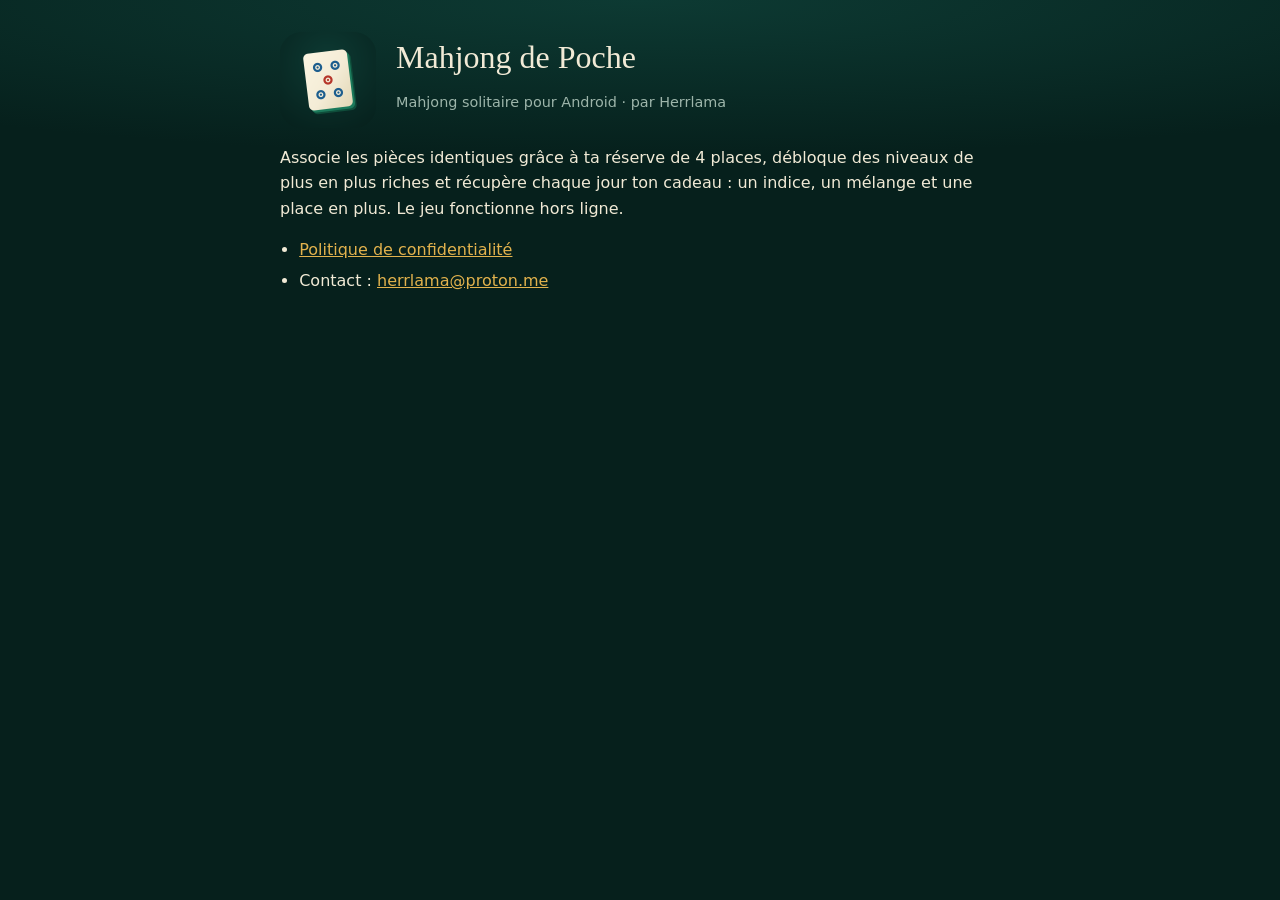
<file: index.html>
<!doctype html>
<html lang="fr">
<head>
<meta charset="utf-8">
<meta name="viewport" content="width=device-width,initial-scale=1">
<title>Mahjong de Poche</title>
<link rel="stylesheet" href="style.css">
</head>
<body>
<main>
<div class="hero">
  <img src="icon.png" alt="">
  <div>
    <h1>Mahjong de Poche</h1>
    <p class="meta">Mahjong solitaire pour Android · par Herrlama</p>
  </div>
</div>
<p>Associe les pièces identiques grâce à ta réserve de 4 places, débloque des niveaux de plus en plus riches et récupère chaque jour ton cadeau : un indice, un mélange et une place en plus. Le jeu fonctionne hors ligne.</p>
<ul>
  <li><a href="confidentialite.html">Politique de confidentialité</a></li>
  <li>Contact : <a href="mailto:herrlama@proton.me">herrlama@proton.me</a></li>
</ul>
</main>
</body>
</html>
</file>
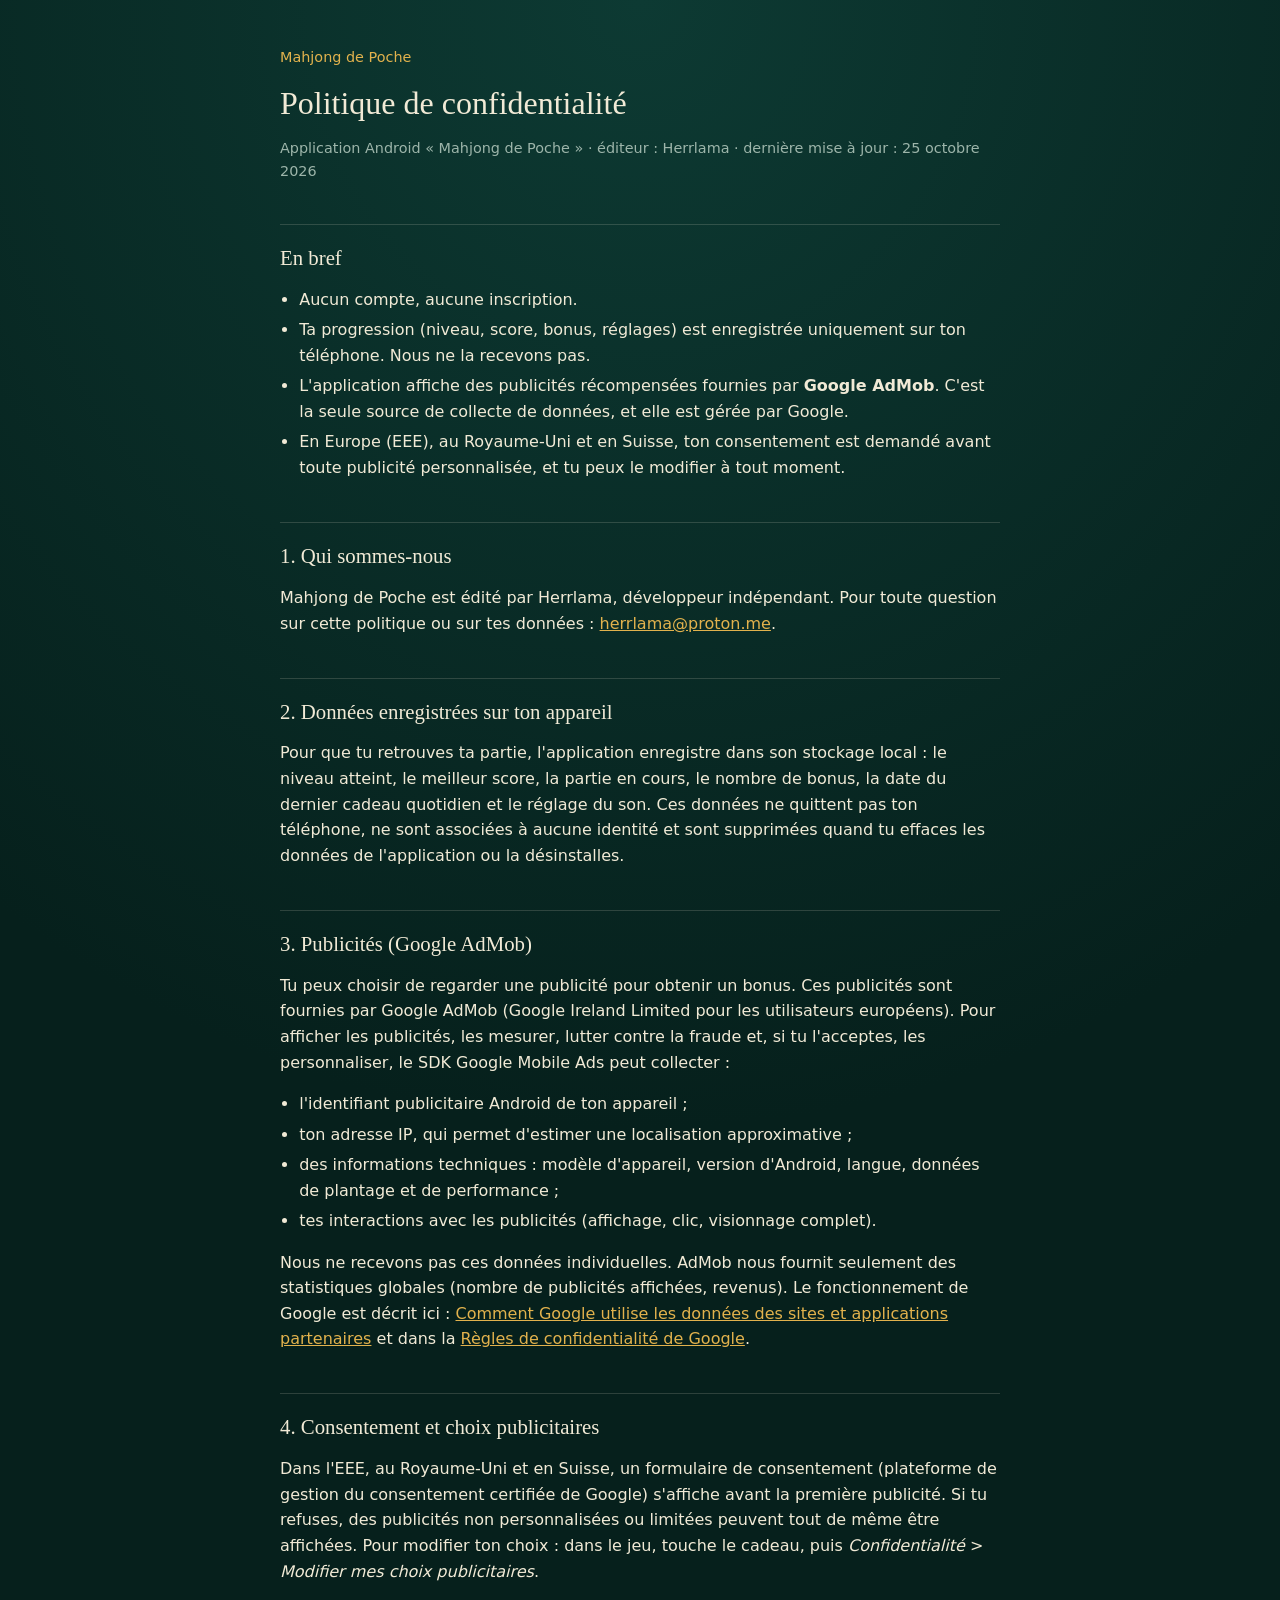
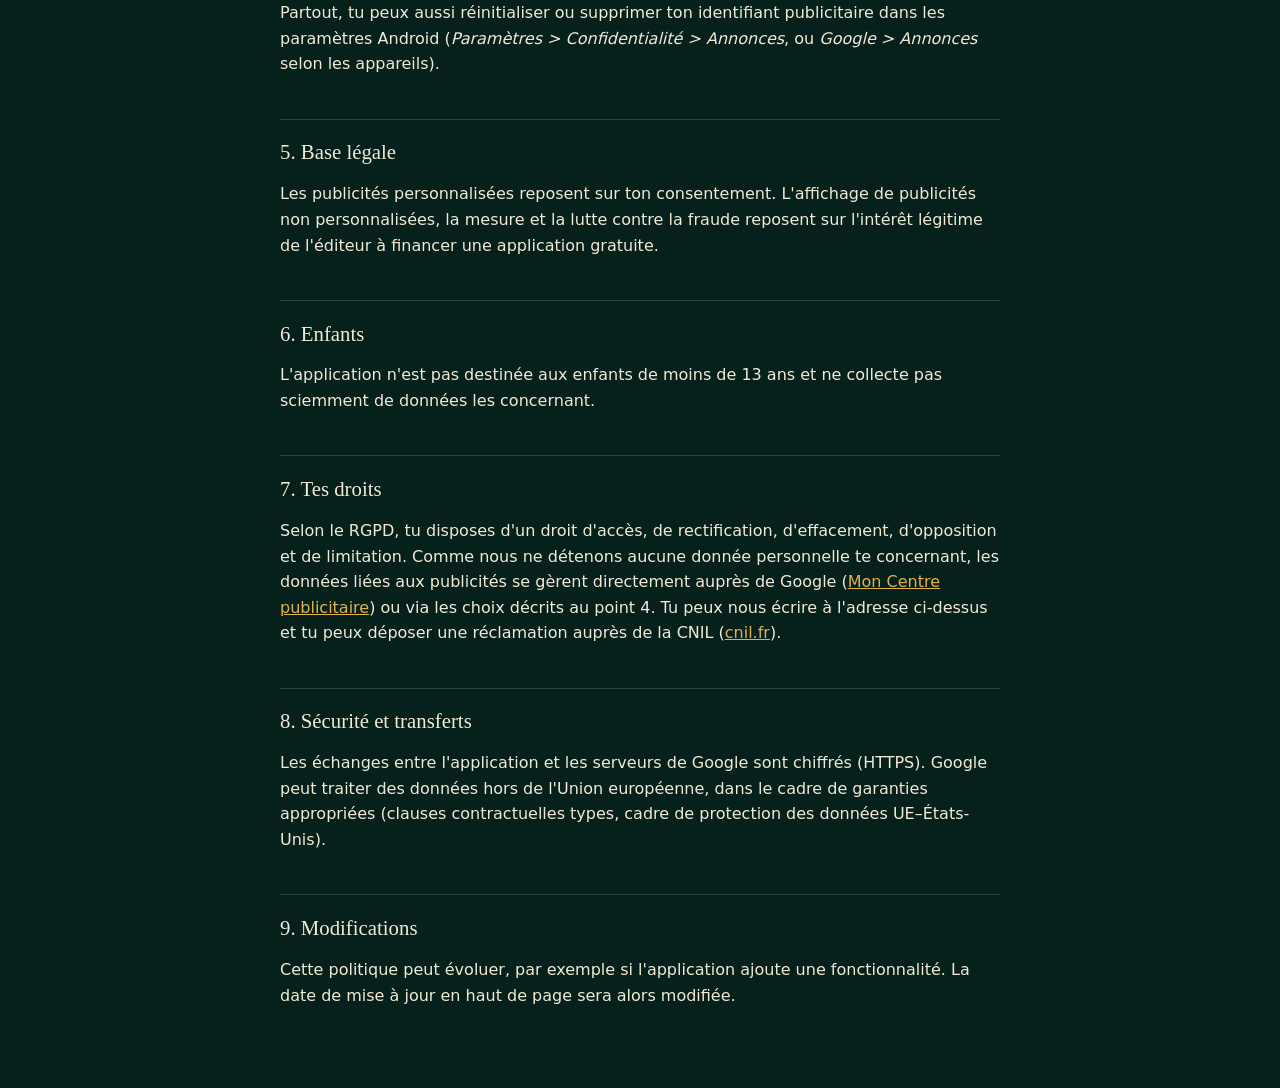
<file: confidentialite.html>
<!doctype html>
<html lang="fr">
<head>
<meta charset="utf-8">
<meta name="viewport" content="width=device-width,initial-scale=1">
<title>Politique de confidentialité – Mahjong de Poche</title>
<link rel="stylesheet" href="style.css">
</head>
<body>
<main>
<p class="back"><a href="./">Mahjong de Poche</a></p>
<h1>Politique de confidentialité</h1>
<p class="meta">Application Android « Mahjong de Poche » · éditeur : Herrlama · dernière mise à jour : 25 octobre 2026</p>

<h2>En bref</h2>
<ul>
  <li>Aucun compte, aucune inscription.</li>
  <li>Ta progression (niveau, score, bonus, réglages) est enregistrée uniquement sur ton téléphone. Nous ne la recevons pas.</li>
  <li>L'application affiche des publicités récompensées fournies par <strong>Google AdMob</strong>. C'est la seule source de collecte de données, et elle est gérée par Google.</li>
  <li>En Europe (EEE), au Royaume-Uni et en Suisse, ton consentement est demandé avant toute publicité personnalisée, et tu peux le modifier à tout moment.</li>
</ul>

<h2>1. Qui sommes-nous</h2>
<p>Mahjong de Poche est édité par Herrlama, développeur indépendant. Pour toute question sur cette politique ou sur tes données : <a href="mailto:herrlama@proton.me">herrlama@proton.me</a>.</p>

<h2>2. Données enregistrées sur ton appareil</h2>
<p>Pour que tu retrouves ta partie, l'application enregistre dans son stockage local : le niveau atteint, le meilleur score, la partie en cours, le nombre de bonus, la date du dernier cadeau quotidien et le réglage du son. Ces données ne quittent pas ton téléphone, ne sont associées à aucune identité et sont supprimées quand tu effaces les données de l'application ou la désinstalles.</p>

<h2>3. Publicités (Google AdMob)</h2>
<p>Tu peux choisir de regarder une publicité pour obtenir un bonus. Ces publicités sont fournies par Google AdMob (Google Ireland Limited pour les utilisateurs européens). Pour afficher les publicités, les mesurer, lutter contre la fraude et, si tu l'acceptes, les personnaliser, le SDK Google Mobile Ads peut collecter :</p>
<ul>
  <li>l'identifiant publicitaire Android de ton appareil ;</li>
  <li>ton adresse IP, qui permet d'estimer une localisation approximative ;</li>
  <li>des informations techniques : modèle d'appareil, version d'Android, langue, données de plantage et de performance ;</li>
  <li>tes interactions avec les publicités (affichage, clic, visionnage complet).</li>
</ul>
<p>Nous ne recevons pas ces données individuelles. AdMob nous fournit seulement des statistiques globales (nombre de publicités affichées, revenus). Le fonctionnement de Google est décrit ici : <a href="https://policies.google.com/technologies/partner-sites">Comment Google utilise les données des sites et applications partenaires</a> et dans la <a href="https://policies.google.com/privacy">Règles de confidentialité de Google</a>.</p>

<h2>4. Consentement et choix publicitaires</h2>
<p>Dans l'EEE, au Royaume-Uni et en Suisse, un formulaire de consentement (plateforme de gestion du consentement certifiée de Google) s'affiche avant la première publicité. Si tu refuses, des publicités non personnalisées ou limitées peuvent tout de même être affichées. Pour modifier ton choix : dans le jeu, touche le cadeau, puis <em>Confidentialité</em> &gt; <em>Modifier mes choix publicitaires</em>.</p>
<p>Partout, tu peux aussi réinitialiser ou supprimer ton identifiant publicitaire dans les paramètres Android (<em>Paramètres &gt; Confidentialité &gt; Annonces</em>, ou <em>Google &gt; Annonces</em> selon les appareils).</p>

<h2>5. Base légale</h2>
<p>Les publicités personnalisées reposent sur ton consentement. L'affichage de publicités non personnalisées, la mesure et la lutte contre la fraude reposent sur l'intérêt légitime de l'éditeur à financer une application gratuite.</p>

<h2>6. Enfants</h2>
<p>L'application n'est pas destinée aux enfants de moins de 13 ans et ne collecte pas sciemment de données les concernant.</p>

<h2>7. Tes droits</h2>
<p>Selon le RGPD, tu disposes d'un droit d'accès, de rectification, d'effacement, d'opposition et de limitation. Comme nous ne détenons aucune donnée personnelle te concernant, les données liées aux publicités se gèrent directement auprès de Google (<a href="https://myadcenter.google.com/">Mon Centre publicitaire</a>) ou via les choix décrits au point 4. Tu peux nous écrire à l'adresse ci-dessus et tu peux déposer une réclamation auprès de la CNIL (<a href="https://www.cnil.fr">cnil.fr</a>).</p>

<h2>8. Sécurité et transferts</h2>
<p>Les échanges entre l'application et les serveurs de Google sont chiffrés (HTTPS). Google peut traiter des données hors de l'Union européenne, dans le cadre de garanties appropriées (clauses contractuelles types, cadre de protection des données UE–États-Unis).</p>

<h2>9. Modifications</h2>
<p>Cette politique peut évoluer, par exemple si l'application ajoute une fonctionnalité. La date de mise à jour en haut de page sera alors modifiée.</p>
</main>
</body>
</html>
</file>
<file: style.css>
:root{--bg:#06201c;--panel:#0d3a33;--text:#f1ead6;--muted:#9db5aa;--brass:#e2b24d;--line:rgba(244,236,214,.16);color-scheme:dark}
html{background:var(--bg)}
body{margin:0;padding:32px 16px 64px;color:var(--text);font:16px/1.6 system-ui,-apple-system,'Segoe UI',Roboto,sans-serif;
  background:radial-gradient(120% 60% at 50% 0%,var(--panel) 0%,var(--bg) 70%) no-repeat var(--bg)}
main{max-width:720px;margin:0 auto}
h1,h2{font-family:Georgia,'Times New Roman',serif;font-weight:400;line-height:1.2}
h1{font-size:2rem;margin:.2em 0 .3em}
h2{font-size:1.3rem;margin:2em 0 .5em;padding-top:1em;border-top:1px solid var(--line)}
a{color:var(--brass)}
.meta,.back{color:var(--muted);font-size:.9rem}
.back a{text-decoration:none}
ul{padding-left:1.2em}
li{margin:.3em 0}
.hero{display:flex;gap:20px;align-items:center;flex-wrap:wrap}
.hero img{width:96px;height:96px;border-radius:22px}
</file>
